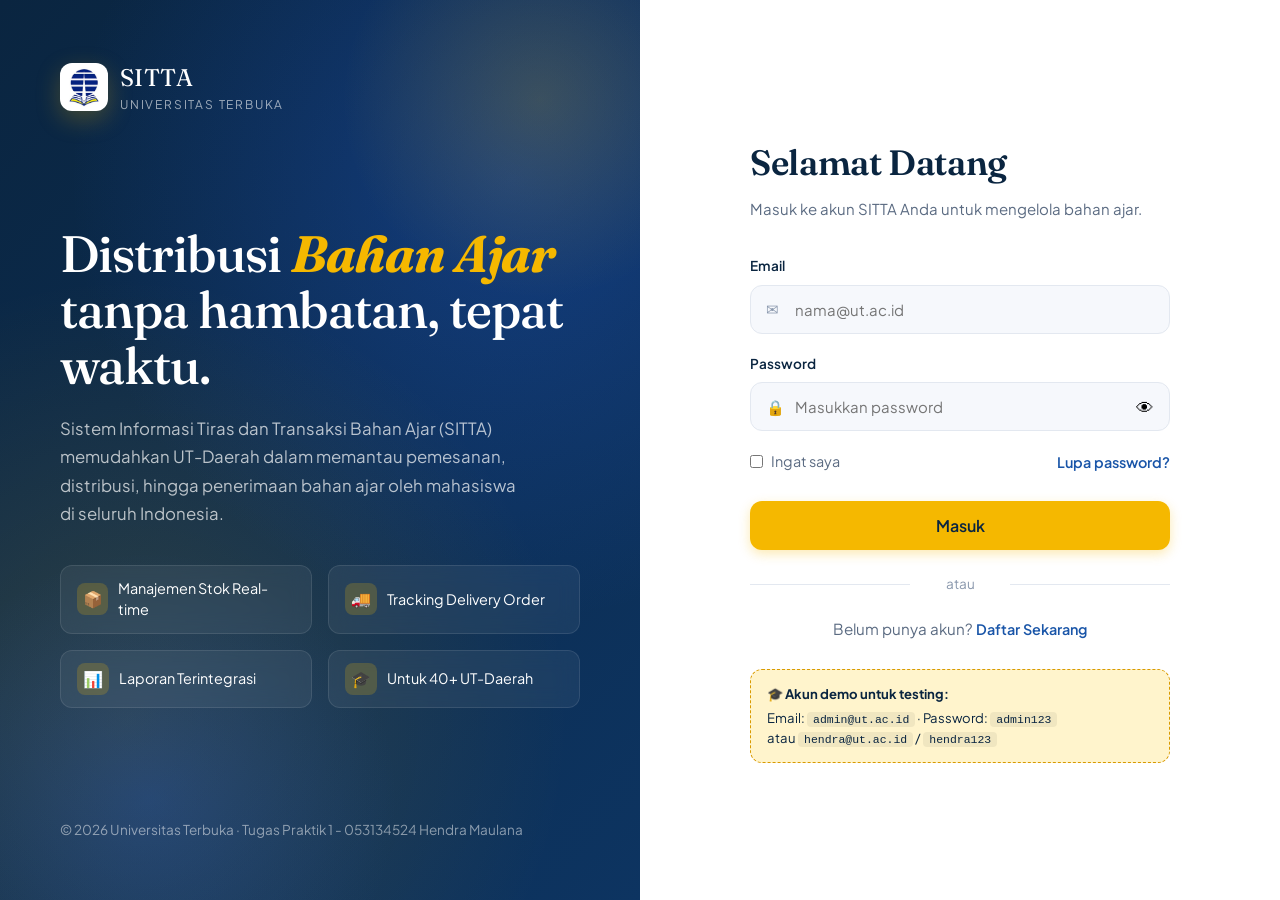
<file: index.html>
<!DOCTYPE html>
<html lang="id">
<head>
  <meta charset="UTF-8" />
  <meta name="viewport" content="width=device-width, initial-scale=1.0" />
  <meta name="description" content="SITTA - Sistem Informasi Tiras dan Transaksi Bahan Ajar Universitas Terbuka" />
  <title>Masuk | SITTA - Universitas Terbuka</title>
  <link rel="stylesheet" href="css/style.css" />
</head>
<body class="login-page">

  <!-- Sisi kiri: branding & ilustrasi konseptual -->
  <aside class="login-left">
    <header class="brand">
      <div class="brand-mark"><img src="assets/logo-ut.png" alt="Logo UT" /></div>
      <div>
        <div class="brand-text">SITTA</div>
        <div class="brand-sub">Universitas Terbuka</div>
      </div>
    </header>

    <section class="hero-content">
      <h1>Distribusi <em>Bahan Ajar</em><br />tanpa hambatan, tepat waktu.</h1>
      <p>
        Sistem Informasi Tiras dan Transaksi Bahan Ajar (SITTA) memudahkan
        UT-Daerah dalam memantau pemesanan, distribusi, hingga penerimaan
        bahan ajar oleh mahasiswa di seluruh Indonesia.
      </p>

      <div class="hero-features">
        <div class="feature-pill">
          <div class="feature-ikon">📦</div>
          <span>Manajemen Stok Real-time</span>
        </div>
        <div class="feature-pill">
          <div class="feature-ikon">🚚</div>
          <span>Tracking Delivery Order</span>
        </div>
        <div class="feature-pill">
          <div class="feature-ikon">📊</div>
          <span>Laporan Terintegrasi</span>
        </div>
        <div class="feature-pill">
          <div class="feature-ikon">🎓</div>
          <span>Untuk 40+ UT-Daerah</span>
        </div>
      </div>
    </section>

    <footer class="login-footer">
      © 2026 Universitas Terbuka · Tugas Praktik 1 - 053134524 Hendra Maulana
    </footer>
  </aside>

  <!-- Sisi kanan: form login -->
  <main class="login-right">
    <div class="login-card">
      <!-- Branding kompak (hanya tampil di mobile) -->
      <div class="login-card-mobile-brand">
        <span class="brand-mark"><img src="assets/logo-ut.png" alt="Logo UT" /></span>
        <div>
          <div class="brand-text">SITTA</div>
          <div class="brand-sub">Universitas Terbuka</div>
        </div>
      </div>

      <h2>Selamat Datang</h2>
      <p class="subtitle">Masuk ke akun SITTA Anda untuk mengelola bahan ajar.</p>

      <form id="formLogin" novalidate>
        <div class="form-group">
          <label for="email">Email</label>
          <div class="input-wrap with-ikon">
            <span class="ikon-input">✉</span>
            <input type="email" id="email" name="email" placeholder="nama@ut.ac.id" autocomplete="email" />
          </div>
        </div>

        <div class="form-group">
          <label for="password">Password</label>
          <div class="input-wrap with-ikon">
            <span class="ikon-input">🔒</span>
            <input type="password" id="password" name="password" placeholder="Masukkan password" autocomplete="current-password" />
            <button type="button" class="toggle-pw" id="togglePassword" aria-label="Lihat password">👁</button>
          </div>
        </div>

        <div class="row-between">
          <label class="checkbox-wrap">
            <input type="checkbox" /> Ingat saya
          </label>
          <button type="button" class="link-text" id="btnLupa">Lupa password?</button>
        </div>

        <button type="submit" class="btn btn-primary btn-block btn-lg">Masuk</button>

        <div class="divider-text">atau</div>

        <p class="daftar-row">
          Belum punya akun?
          <button type="button" class="link-text" id="btnDaftar">Daftar Sekarang</button>
        </p>

        <div class="demo-info">
          <strong>🎓 Akun demo untuk testing:</strong>
          Email: <code>admin@ut.ac.id</code> · Password: <code>admin123</code><br />
          atau <code>hendra@ut.ac.id</code> / <code>hendra123</code>
        </div>
      </form>
    </div>
  </main>

  <!-- Modal Lupa Password -->
  <div class="modal" id="modalLupa" role="dialog" aria-modal="true">
    <div class="modal-content">
      <header class="modal-header">
        <h3>Reset Password</h3>
        <button class="modal-close" id="closeLupa" aria-label="Tutup">×</button>
      </header>
      <div class="modal-body">
        <p>Masukkan email akun Anda. Kami akan kirimkan tautan reset password ke email tersebut.</p>
        <form id="formLupa" novalidate>
          <div class="form-group">
            <label for="emailLupa">Email Terdaftar</label>
            <div class="input-wrap with-ikon">
              <span class="ikon-input">✉</span>
              <input type="email" id="emailLupa" placeholder="nama@ut.ac.id" />
            </div>
          </div>
          <div class="modal-actions">
            <button type="button" class="btn btn-outline" onclick="document.getElementById('modalLupa').classList.remove('active')">Batal</button>
            <button type="submit" class="btn btn-primary">Kirim Link Reset</button>
          </div>
        </form>
      </div>
    </div>
  </div>

  <!-- Modal Daftar -->
  <div class="modal" id="modalDaftar" role="dialog" aria-modal="true">
    <div class="modal-content">
      <header class="modal-header">
        <h3>Daftar Akun Baru</h3>
        <button class="modal-close" id="closeDaftar" aria-label="Tutup">×</button>
      </header>
      <div class="modal-body">
        <p>Lengkapi data berikut untuk membuat akun SITTA UT-Daerah.</p>
        <form id="formDaftar" novalidate>
          <div class="form-group">
            <label for="namaDaftar">Nama Lengkap</label>
            <div class="input-wrap with-ikon">
              <span class="ikon-input">👤</span>
              <input type="text" id="namaDaftar" placeholder="Nama lengkap petugas" />
            </div>
          </div>
          <div class="form-group">
            <label for="emailDaftar">Email</label>
            <div class="input-wrap with-ikon">
              <span class="ikon-input">✉</span>
              <input type="email" id="emailDaftar" placeholder="nama@ut.ac.id" />
            </div>
          </div>
          <div class="form-group">
            <label for="passwordDaftar">Password</label>
            <div class="input-wrap with-ikon">
              <span class="ikon-input">🔒</span>
              <input type="password" id="passwordDaftar" placeholder="Minimal 6 karakter" />
            </div>
          </div>
          <div class="form-group">
            <label for="confirmDaftar">Konfirmasi Password</label>
            <div class="input-wrap with-ikon">
              <span class="ikon-input">🔒</span>
              <input type="password" id="confirmDaftar" placeholder="Ulangi password" />
            </div>
          </div>
          <div class="modal-actions">
            <button type="button" class="btn btn-outline" onclick="document.getElementById('modalDaftar').classList.remove('active')">Batal</button>
            <button type="submit" class="btn btn-primary">Daftar</button>
          </div>
        </form>
      </div>
    </div>
  </div>

  <script src="js/data.js"></script>
  <script src="js/script.js"></script>
</body>
</html>
</file>
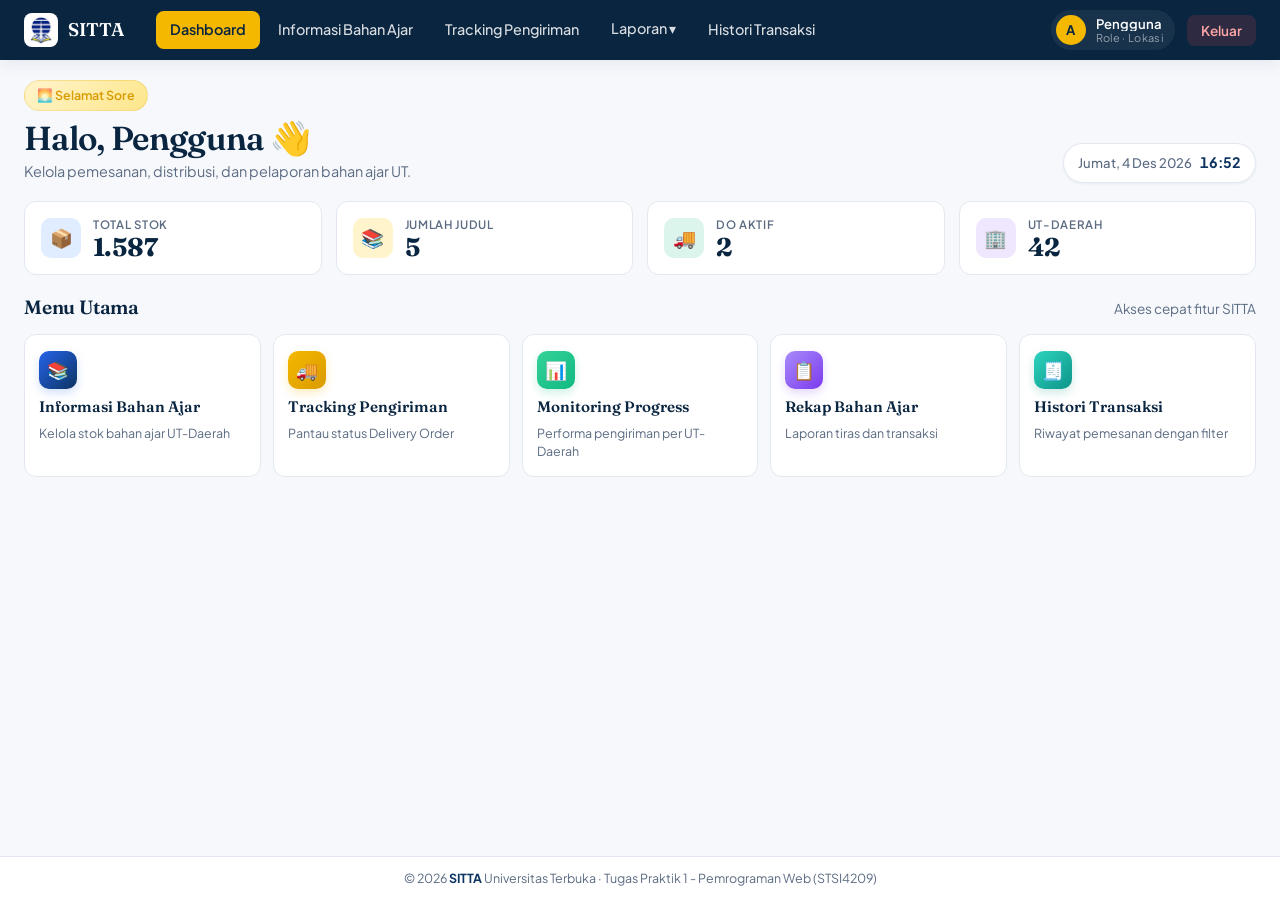
<file: dashboard.html>
<!DOCTYPE html>
<html lang="id">
<head>
  <meta charset="UTF-8" />
  <meta name="viewport" content="width=device-width, initial-scale=1.0, viewport-fit=cover" />
  <meta name="theme-color" content="#0a2540" />
  <title>Dashboard | SITTA - Universitas Terbuka</title>
  <link rel="stylesheet" href="css/style.css" />
</head>
<body class="page-dashboard">
  <div class="app-shell">

    <!-- ===== Navbar (desktop & tablet) ===== -->
    <nav class="navbar">
      <div class="navbar-inner">
        <div class="nav-left">
          <a href="dashboard.html" class="nav-brand">
            <span class="brand-mark"><img src="assets/logo-ut.png" alt="Logo UT" /></span>
            <span>SITTA</span>
          </a>
          <ul class="nav-menu">
            <li><a href="dashboard.html" class="nav-link active">Dashboard</a></li>
            <li><a href="stok.html" class="nav-link">Informasi Bahan Ajar</a></li>
            <li><a href="tracking.html" class="nav-link">Tracking Pengiriman</a></li>
            <li class="dropdown" id="dropdownLaporan">
              <button class="nav-link" id="btnLaporan">Laporan ▾</button>
              <div class="dropdown-menu">
                <a href="#"><span>📈</span> Monitoring Progress DO Bahan Ajar</a>
                <a href="#"><span>📋</span> Rekap Bahan Ajar</a>
              </div>
            </li>
            <li><a href="#" class="nav-link">Histori Transaksi</a></li>
          </ul>
        </div>
        <div class="nav-right">
          <div class="nav-user">
            <div class="nav-avatar" id="navAvatar">A</div>
            <div class="nav-user-meta">
              <span class="nav-user-name" id="userName">Pengguna</span>
              <span class="nav-user-role" id="userRole">Role · Lokasi</span>
            </div>
          </div>
          <button class="btn-logout" id="btnLogout">Keluar</button>
        </div>
      </div>
    </nav>

    <!-- ===== Mobile Top Bar ===== -->
    <header class="mobile-topbar">
      <a href="dashboard.html" class="mobile-brand">
        <span class="brand-mark"><img src="assets/logo-ut.png" alt="Logo UT" /></span>
        <span>SITTA</span>
      </a>
      <button class="mobile-avatar-btn" id="mobileAvatarBtn" aria-label="Profil pengguna">
        <span class="nav-avatar" id="navAvatarMobile">A</span>
      </button>
    </header>

    <!-- ===== Main Content (compact) ===== -->
    <main class="main-content dashboard-compact">

      <!-- Hero compact: greeting + jam -->
      <section class="hero-compact">
        <div class="hero-info">
          <span class="greeting-pill" id="greeting">Selamat Datang</span>
          <h1>Halo, <span id="userNameHero">Pengguna</span> <span class="wave">👋</span></h1>
          <p class="hero-sub">Kelola pemesanan, distribusi, dan pelaporan bahan ajar UT.</p>
        </div>
        <div class="hero-clock" id="jamSekarang">Memuat waktu...</div>
      </section>

      <!-- Stat cards: kompak 4 kolom -->
      <section class="stat-row" aria-label="Ringkasan data">
        <article class="stat-mini">
          <div class="stat-mini-icon blue">📦</div>
          <div class="stat-mini-body">
            <div class="stat-mini-label">Total Stok</div>
            <div class="stat-mini-value" id="totalStok">0</div>
          </div>
        </article>
        <article class="stat-mini">
          <div class="stat-mini-icon gold">📚</div>
          <div class="stat-mini-body">
            <div class="stat-mini-label">Jumlah Judul</div>
            <div class="stat-mini-value" id="totalJudul">0</div>
          </div>
        </article>
        <article class="stat-mini">
          <div class="stat-mini-icon green">🚚</div>
          <div class="stat-mini-body">
            <div class="stat-mini-label">DO Aktif</div>
            <div class="stat-mini-value" id="totalDO">0</div>
          </div>
        </article>
        <article class="stat-mini">
          <div class="stat-mini-icon purple">🏢</div>
          <div class="stat-mini-body">
            <div class="stat-mini-label">UT-Daerah</div>
            <div class="stat-mini-value">42</div>
          </div>
        </article>
      </section>

      <!-- Menu utama: 5 kolom -->
      <section class="menu-section" aria-label="Menu utama">
        <div class="section-head">
          <h2 class="section-title">Menu Utama</h2>
          <span class="section-sub">Akses cepat fitur SITTA</span>
        </div>
        <div class="menu-row">
          <a href="stok.html" class="menu-tile">
            <div class="menu-tile-icon blue">📚</div>
            <div class="menu-tile-title">Informasi Bahan Ajar</div>
            <div class="menu-tile-desc">Kelola stok bahan ajar UT-Daerah</div>
          </a>
          <a href="tracking.html" class="menu-tile">
            <div class="menu-tile-icon gold">🚚</div>
            <div class="menu-tile-title">Tracking Pengiriman</div>
            <div class="menu-tile-desc">Pantau status Delivery Order</div>
          </a>
          <a href="#" class="menu-tile">
            <div class="menu-tile-icon green">📊</div>
            <div class="menu-tile-title">Monitoring Progress</div>
            <div class="menu-tile-desc">Performa pengiriman per UT-Daerah</div>
          </a>
          <a href="#" class="menu-tile">
            <div class="menu-tile-icon purple">📋</div>
            <div class="menu-tile-title">Rekap Bahan Ajar</div>
            <div class="menu-tile-desc">Laporan tiras dan transaksi</div>
          </a>
          <a href="#" class="menu-tile">
            <div class="menu-tile-icon teal">🧾</div>
            <div class="menu-tile-title">Histori Transaksi</div>
            <div class="menu-tile-desc">Riwayat pemesanan dengan filter</div>
          </a>
        </div>
      </section>

    </main>

    <footer class="footer-compact">
      © 2026 <strong>SITTA</strong> Universitas Terbuka · Tugas Praktik 1 - Pemrograman Web (STSI4209)
    </footer>

    <!-- ===== Bottom Navigation (mobile) ===== -->
    <nav class="bottom-nav" aria-label="Navigasi bawah">
      <a href="dashboard.html" class="bottom-nav-item active">
        <span class="bn-ikon">🏠</span>
        <span class="bn-label">Beranda</span>
      </a>
      <a href="stok.html" class="bottom-nav-item">
        <span class="bn-ikon">📚</span>
        <span class="bn-label">Bahan Ajar</span>
      </a>
      <a href="tracking.html" class="bottom-nav-item">
        <span class="bn-ikon">🚚</span>
        <span class="bn-label">Tracking</span>
      </a>
      <a href="#" class="bottom-nav-item">
        <span class="bn-ikon">📊</span>
        <span class="bn-label">Laporan</span>
      </a>
      <button type="button" class="bottom-nav-item" id="bottomNavAccount">
        <span class="bn-ikon">👤</span>
        <span class="bn-label">Akun</span>
      </button>
    </nav>

  </div>

  <!-- Mobile profile sheet -->
  <div class="mobile-sheet" id="mobileSheet" role="dialog" aria-modal="true">
    <div class="mobile-sheet-content">
      <div class="sheet-handle"></div>
      <div class="sheet-user">
        <div class="nav-avatar sheet-avatar" id="sheetAvatar">A</div>
        <div>
          <div class="sheet-name" id="sheetUserName">Pengguna</div>
          <div class="sheet-role" id="sheetUserRole">Role · Lokasi</div>
        </div>
      </div>
      <button type="button" class="btn btn-outline btn-block" id="sheetCloseBtn">Tutup</button>
      <button type="button" class="btn btn-danger btn-block" id="sheetLogoutBtn">Keluar dari SITTA</button>
    </div>
  </div>

  <script src="js/data.js"></script>
  <script src="js/script.js"></script>
</body>
</html>
</file>
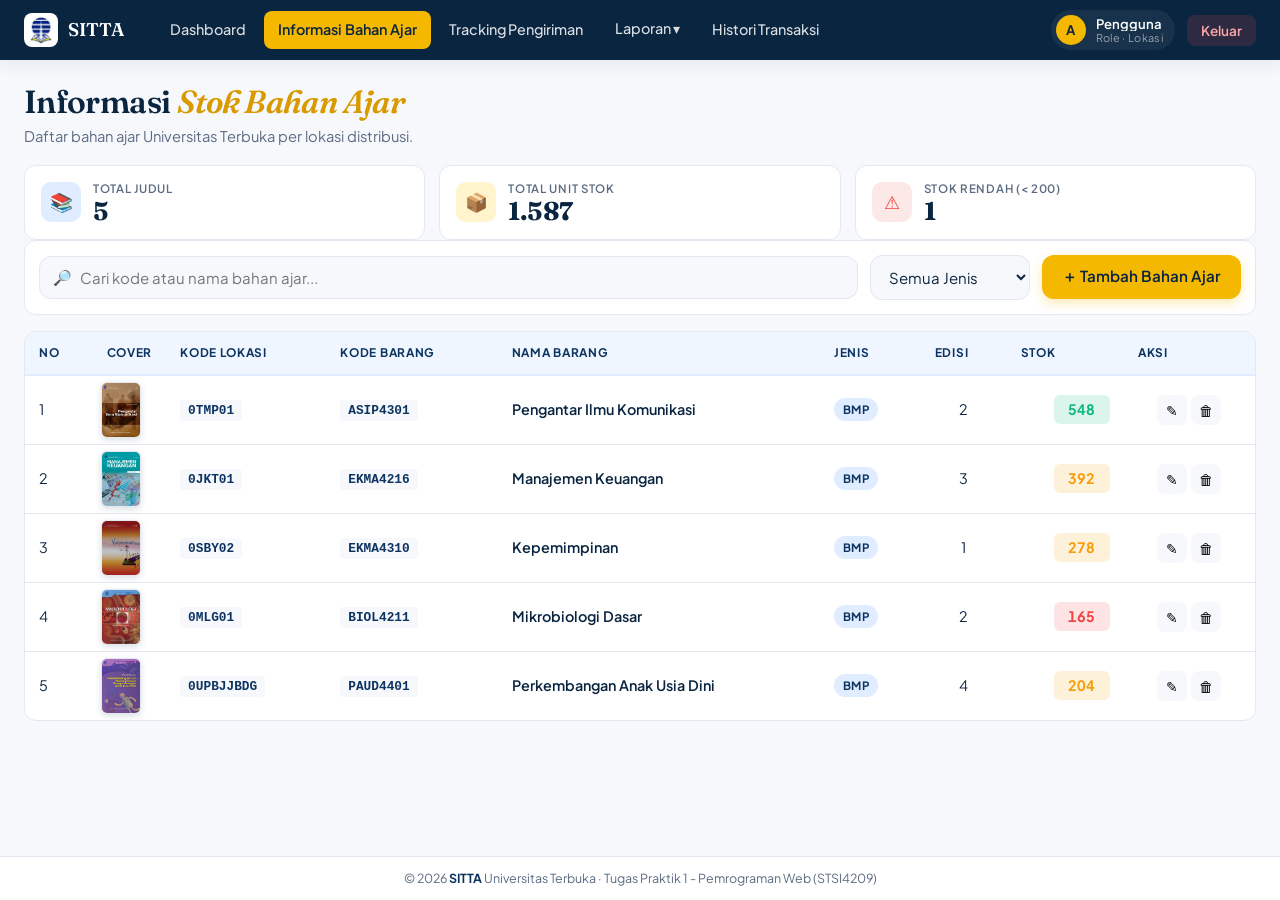
<file: stok.html>
<!DOCTYPE html>
<html lang="id">
<head>
  <meta charset="UTF-8" />
  <meta name="viewport" content="width=device-width, initial-scale=1.0, viewport-fit=cover" />
  <meta name="theme-color" content="#0a2540" />
  <title>Informasi Stok Bahan Ajar | SITTA</title>
  <link rel="stylesheet" href="css/style.css" />
</head>
<body>
  <div class="app-shell">

    <!-- ===== Navbar (desktop) ===== -->
    <nav class="navbar">
      <div class="navbar-inner">
        <div class="nav-left">
          <a href="dashboard.html" class="nav-brand">
            <span class="brand-mark"><img src="assets/logo-ut.png" alt="Logo UT" /></span>
            <span>SITTA</span>
          </a>
          <ul class="nav-menu">
            <li><a href="dashboard.html" class="nav-link">Dashboard</a></li>
            <li><a href="stok.html" class="nav-link active">Informasi Bahan Ajar</a></li>
            <li><a href="tracking.html" class="nav-link">Tracking Pengiriman</a></li>
            <li class="dropdown" id="dropdownLaporan">
              <button class="nav-link" id="btnLaporan">Laporan ▾</button>
              <div class="dropdown-menu">
                <a href="#"><span>📈</span> Monitoring Progress DO Bahan Ajar</a>
                <a href="#"><span>📋</span> Rekap Bahan Ajar</a>
              </div>
            </li>
            <li><a href="#" class="nav-link">Histori Transaksi</a></li>
          </ul>
        </div>
        <div class="nav-right">
          <div class="nav-user">
            <div class="nav-avatar" id="navAvatar">A</div>
            <div class="nav-user-meta">
              <span class="nav-user-name" id="userName">Pengguna</span>
              <span class="nav-user-role" id="userRole">Role · Lokasi</span>
            </div>
          </div>
          <button class="btn-logout" id="btnLogout">Keluar</button>
        </div>
      </div>
    </nav>

    <!-- ===== Mobile Top Bar ===== -->
    <header class="mobile-topbar">
      <a href="dashboard.html" class="mobile-brand">
        <span class="brand-mark"><img src="assets/logo-ut.png" alt="Logo UT" /></span>
        <span>SITTA</span>
      </a>
      <button class="mobile-avatar-btn" id="mobileAvatarBtn" aria-label="Profil pengguna">
        <span class="nav-avatar" id="navAvatarMobile">A</span>
      </button>
    </header>

    <main class="main-content">
      <header class="page-header page-header-slim">
        <h1>Informasi <span class="greeting-em">Stok Bahan Ajar</span></h1>
        <p class="page-sub">Daftar bahan ajar Universitas Terbuka per lokasi distribusi.</p>
      </header>

      <!-- Statistik stok kompak -->
      <section class="stat-row stat-row-3">
        <article class="stat-mini">
          <div class="stat-mini-icon blue">📚</div>
          <div class="stat-mini-body">
            <div class="stat-mini-label">Total Judul</div>
            <div class="stat-mini-value" id="statTotalJudul">0</div>
          </div>
        </article>
        <article class="stat-mini">
          <div class="stat-mini-icon gold">📦</div>
          <div class="stat-mini-body">
            <div class="stat-mini-label">Total Unit Stok</div>
            <div class="stat-mini-value" id="statTotalUnit">0</div>
          </div>
        </article>
        <article class="stat-mini">
          <div class="stat-mini-icon red">⚠</div>
          <div class="stat-mini-body">
            <div class="stat-mini-label">Stok Rendah (&lt; 200)</div>
            <div class="stat-mini-value" id="statStokRendah">0</div>
          </div>
        </article>
      </section>

      <!-- Toolbar -->
      <section class="toolbar">
        <div class="search-wrap">
          <span class="ikon-search">🔎</span>
          <input type="text" id="cariStok" placeholder="Cari kode atau nama bahan ajar..." />
        </div>
        <select id="filterJenis" aria-label="Filter jenis barang">
          <option value="ALL">Semua Jenis</option>
          <option value="BMP">BMP</option>
          <option value="BUKU">Buku</option>
          <option value="MODUL">Modul</option>
        </select>
        <button class="btn btn-primary" id="btnTambahStok">＋ Tambah Bahan Ajar</button>
      </section>

      <!-- Tabel -->
      <section class="tabel-wrap">
        <table class="tabel-stok">
          <thead>
            <tr>
              <th>No</th>
              <th>Cover</th>
              <th>Kode Lokasi</th>
              <th>Kode Barang</th>
              <th>Nama Barang</th>
              <th>Jenis</th>
              <th class="text-center">Edisi</th>
              <th class="text-right">Stok</th>
              <th class="text-center">Aksi</th>
            </tr>
          </thead>
          <tbody id="tbodyStok"></tbody>
        </table>
      </section>
    </main>

    <footer class="footer-compact">
      © 2026 <strong>SITTA</strong> Universitas Terbuka · Tugas Praktik 1 - Pemrograman Web (STSI4209)
    </footer>

    <!-- ===== Bottom Navigation (mobile) ===== -->
    <nav class="bottom-nav" aria-label="Navigasi bawah">
      <a href="dashboard.html" class="bottom-nav-item">
        <span class="bn-ikon">🏠</span>
        <span class="bn-label">Beranda</span>
      </a>
      <a href="stok.html" class="bottom-nav-item active">
        <span class="bn-ikon">📚</span>
        <span class="bn-label">Bahan Ajar</span>
      </a>
      <a href="tracking.html" class="bottom-nav-item">
        <span class="bn-ikon">🚚</span>
        <span class="bn-label">Tracking</span>
      </a>
      <a href="#" class="bottom-nav-item">
        <span class="bn-ikon">📊</span>
        <span class="bn-label">Laporan</span>
      </a>
      <button type="button" class="bottom-nav-item" id="bottomNavAccount">
        <span class="bn-ikon">👤</span>
        <span class="bn-label">Akun</span>
      </button>
    </nav>

  </div>

  <!-- Modal Tambah/Edit Stok -->
  <div class="modal" id="modalStok" role="dialog" aria-modal="true">
    <div class="modal-content modal-stok">
      <header class="modal-header">
        <h3 id="modalJudul">Tambah Bahan Ajar Baru</h3>
        <button class="modal-close" id="closeModalStok" aria-label="Tutup">×</button>
      </header>
      <div class="modal-body">
        <form id="formStok" novalidate>
          <input type="hidden" id="editIdx" />

          <div class="form-row">
            <div class="form-group">
              <label for="inpKodeLokasi">Kode Lokasi</label>
              <div class="input-wrap">
                <input type="text" id="inpKodeLokasi" placeholder="0TMP01" maxlength="15" />
              </div>
            </div>
            <div class="form-group">
              <label for="inpKodeBarang">Kode Barang</label>
              <div class="input-wrap">
                <input type="text" id="inpKodeBarang" placeholder="ASIP4301" maxlength="15" />
              </div>
            </div>
          </div>

          <div class="form-group">
            <label for="inpNamaBarang">Nama Barang</label>
            <div class="input-wrap">
              <input type="text" id="inpNamaBarang" placeholder="Pengantar Ilmu Komunikasi" />
            </div>
          </div>

          <div class="form-row">
            <div class="form-group">
              <label for="inpJenisBarang">Jenis Barang</label>
              <div class="input-wrap">
                <select id="inpJenisBarang">
                  <option value="BMP">BMP</option>
                  <option value="BUKU">Buku</option>
                  <option value="MODUL">Modul</option>
                </select>
              </div>
            </div>
            <div class="form-group">
              <label for="inpEdisi">Edisi</label>
              <div class="input-wrap">
                <input type="number" id="inpEdisi" placeholder="1" min="1" max="20" />
              </div>
            </div>
          </div>

          <div class="form-group">
            <label for="inpStok">Jumlah Stok</label>
            <div class="input-wrap">
              <input type="number" id="inpStok" placeholder="100" min="0" />
            </div>
          </div>

          <div class="form-group">
            <label for="inpCover">Path Cover (opsional)</label>
            <div class="input-wrap">
              <input type="text" id="inpCover" placeholder="img/contoh.jpg" />
            </div>
          </div>

          <div class="modal-actions">
            <button type="button" class="btn btn-outline" onclick="document.getElementById('modalStok').classList.remove('active')">Batal</button>
            <button type="submit" class="btn btn-primary">Simpan</button>
          </div>
        </form>
      </div>
    </div>
  </div>

  <script src="js/data.js"></script>
  <script src="js/script.js"></script>
</body>
</html>
</file>
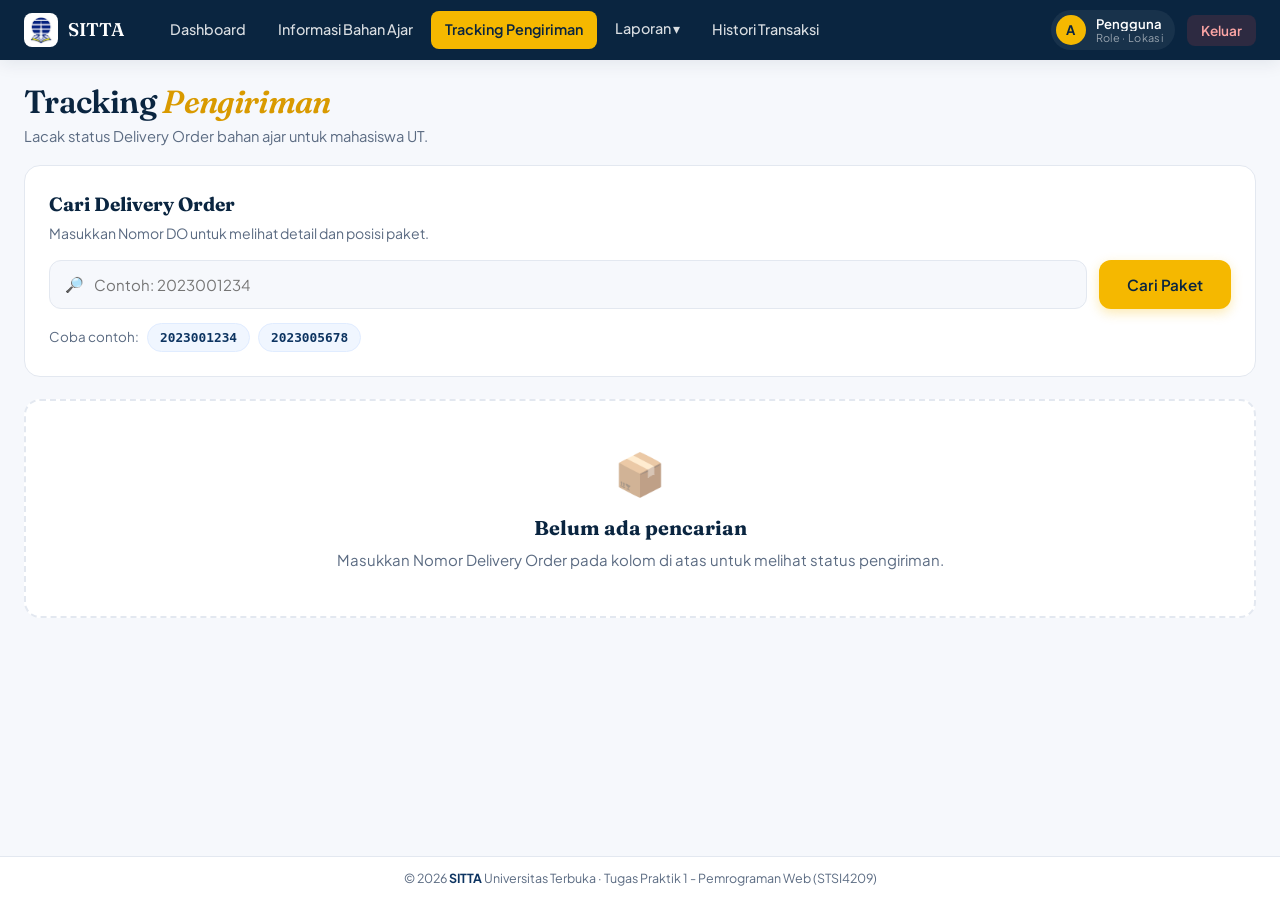
<file: tracking.html>
<!DOCTYPE html>
<html lang="id">
<head>
  <meta charset="UTF-8" />
  <meta name="viewport" content="width=device-width, initial-scale=1.0, viewport-fit=cover" />
  <meta name="theme-color" content="#0a2540" />
  <title>Tracking Pengiriman | SITTA</title>
  <link rel="stylesheet" href="css/style.css" />
</head>
<body>
  <div class="app-shell">

    <!-- ===== Navbar (desktop) ===== -->
    <nav class="navbar">
      <div class="navbar-inner">
        <div class="nav-left">
          <a href="dashboard.html" class="nav-brand">
            <span class="brand-mark"><img src="assets/logo-ut.png" alt="Logo UT" /></span>
            <span>SITTA</span>
          </a>
          <ul class="nav-menu">
            <li><a href="dashboard.html" class="nav-link">Dashboard</a></li>
            <li><a href="stok.html" class="nav-link">Informasi Bahan Ajar</a></li>
            <li><a href="tracking.html" class="nav-link active">Tracking Pengiriman</a></li>
            <li class="dropdown" id="dropdownLaporan">
              <button class="nav-link" id="btnLaporan">Laporan ▾</button>
              <div class="dropdown-menu">
                <a href="#"><span>📈</span> Monitoring Progress DO Bahan Ajar</a>
                <a href="#"><span>📋</span> Rekap Bahan Ajar</a>
              </div>
            </li>
            <li><a href="#" class="nav-link">Histori Transaksi</a></li>
          </ul>
        </div>
        <div class="nav-right">
          <div class="nav-user">
            <div class="nav-avatar" id="navAvatar">A</div>
            <div class="nav-user-meta">
              <span class="nav-user-name" id="userName">Pengguna</span>
              <span class="nav-user-role" id="userRole">Role · Lokasi</span>
            </div>
          </div>
          <button class="btn-logout" id="btnLogout">Keluar</button>
        </div>
      </div>
    </nav>

    <!-- ===== Mobile Top Bar ===== -->
    <header class="mobile-topbar">
      <a href="dashboard.html" class="mobile-brand">
        <span class="brand-mark"><img src="assets/logo-ut.png" alt="Logo UT" /></span>
        <span>SITTA</span>
      </a>
      <button class="mobile-avatar-btn" id="mobileAvatarBtn" aria-label="Profil pengguna">
        <span class="nav-avatar" id="navAvatarMobile">A</span>
      </button>
    </header>

    <main class="main-content">
      <header class="page-header page-header-slim">
        <h1>Tracking <span class="greeting-em">Pengiriman</span></h1>
        <p class="page-sub">Lacak status Delivery Order bahan ajar untuk mahasiswa UT.</p>
      </header>

      <!-- Form pencarian -->
      <section class="tracking-form">
        <h2>Cari Delivery Order</h2>
        <p class="form-hint">Masukkan Nomor DO untuk melihat detail dan posisi paket.</p>

        <form id="formCariDO" novalidate>
          <div class="cari-row">
            <div class="input-wrap with-ikon">
              <span class="ikon-input">🔎</span>
              <input
                type="text"
                id="inputNoDO"
                placeholder="Contoh: 2023001234"
                inputmode="numeric"
                autocomplete="off"
              />
            </div>
            <button type="submit" class="btn btn-primary">Cari Paket</button>
          </div>

          <div class="chips-row">
            <span class="chips-label">Coba contoh:</span>
            <button type="button" class="chip-do" data-no="2023001234">2023001234</button>
            <button type="button" class="chip-do" data-no="2023005678">2023005678</button>
          </div>
        </form>
      </section>

      <!-- Hasil tracking -->
      <section id="hasilTracking">
        <div class="empty-state">
          <div class="empty-ikon">📦</div>
          <h3>Belum ada pencarian</h3>
          <p>Masukkan Nomor Delivery Order pada kolom di atas untuk melihat status pengiriman.</p>
        </div>
      </section>
    </main>

    <footer class="footer-compact">
      © 2026 <strong>SITTA</strong> Universitas Terbuka · Tugas Praktik 1 - Pemrograman Web (STSI4209)
    </footer>

    <!-- ===== Bottom Navigation (mobile) ===== -->
    <nav class="bottom-nav" aria-label="Navigasi bawah">
      <a href="dashboard.html" class="bottom-nav-item">
        <span class="bn-ikon">🏠</span>
        <span class="bn-label">Beranda</span>
      </a>
      <a href="stok.html" class="bottom-nav-item">
        <span class="bn-ikon">📚</span>
        <span class="bn-label">Bahan Ajar</span>
      </a>
      <a href="tracking.html" class="bottom-nav-item active">
        <span class="bn-ikon">🚚</span>
        <span class="bn-label">Tracking</span>
      </a>
      <a href="#" class="bottom-nav-item">
        <span class="bn-ikon">📊</span>
        <span class="bn-label">Laporan</span>
      </a>
      <button type="button" class="bottom-nav-item" id="bottomNavAccount">
        <span class="bn-ikon">👤</span>
        <span class="bn-label">Akun</span>
      </button>
    </nav>

  </div>

  <!-- Mobile profile sheet -->
  <div class="mobile-sheet" id="mobileSheet" role="dialog" aria-modal="true">
    <div class="mobile-sheet-content">
      <div class="sheet-handle"></div>
      <div class="sheet-user">
        <div class="nav-avatar sheet-avatar" id="sheetAvatar">A</div>
        <div>
          <div class="sheet-name" id="sheetUserName">Pengguna</div>
          <div class="sheet-role" id="sheetUserRole">Role · Lokasi</div>
        </div>
      </div>
      <button type="button" class="btn btn-outline btn-block" id="sheetCloseBtn">Tutup</button>
      <button type="button" class="btn btn-danger btn-block" id="sheetLogoutBtn">Keluar dari SITTA</button>
    </div>
  </div>

  <script src="js/data.js"></script>
  <script src="js/script.js"></script>
</body>
</html>
</file>
<file: css/style.css>
/* =========================================================
   style.css - SITTA Universitas Terbuka
   Tema: Modern Academic — Biru UT + Aksen Emas
   Versi: Compact / Clean / Mobile-Optimized
   ========================================================= */

@import url('https://fonts.googleapis.com/css2?family=Plus+Jakarta+Sans:wght@400;500;600;700;800&family=Fraunces:opsz,wght@9..144,500;9..144,700&display=swap');

:root {
  --ut-blue-900: #0a2540;
  --ut-blue-700: #0d3461;
  --ut-blue-600: #1955a8;
  --ut-blue-500: #2563eb;
  --ut-blue-100: #e0ecff;
  --ut-blue-50:  #f0f6ff;

  --ut-gold:     #f5b800;
  --ut-gold-dk:  #d99a00;
  --ut-gold-lt:  #fff4cc;

  --bg:          #f6f8fc;
  --surface:     #ffffff;
  --border:      #e3e8f0;
  --text:        #0a2540;
  --text-muted:  #5b6b82;
  --text-light:  #8a98ad;

  --success:     #10b981;
  --warning:     #f59e0b;
  --danger:      #ef4444;
  --purple:      #7c3aed;
  --teal:        #0d9488;

  --shadow-sm:   0 1px 3px rgba(10, 37, 64, 0.06);
  --shadow-md:   0 4px 16px rgba(10, 37, 64, 0.08);
  --shadow-lg:   0 12px 32px rgba(10, 37, 64, 0.12);

  --radius-sm:   8px;
  --radius-md:   12px;
  --radius-lg:   16px;
  --radius-xl:   24px;

  --font-display: 'Fraunces', Georgia, serif;
  --font-body:    'Plus Jakarta Sans', -apple-system, sans-serif;

  --safe-bottom: env(safe-area-inset-bottom, 0px);
  --safe-top:    env(safe-area-inset-top, 0px);
}

* { box-sizing: border-box; margin: 0; padding: 0; }
html { scroll-behavior: smooth; }
body {
  font-family: var(--font-body);
  color: var(--text);
  background: var(--bg);
  line-height: 1.5;
  font-size: 15px;
  -webkit-font-smoothing: antialiased;
}
button { font-family: inherit; cursor: pointer; border: none; background: none; }
input, select, textarea { font-family: inherit; font-size: inherit; }
a { color: var(--ut-blue-600); text-decoration: none; }
ul { list-style: none; }
code { font-family: 'JetBrains Mono', 'Courier New', monospace; font-size: 0.875em; }

/* =========================================================
   LOGIN
   ========================================================= */
.login-page {
  min-height: 100vh;
  display: grid;
  grid-template-columns: 1fr 1fr;
  background: var(--ut-blue-900);
}
.login-left {
  background:
    radial-gradient(circle at 20% 80%, rgba(245, 184, 0, 0.15), transparent 50%),
    radial-gradient(circle at 80% 20%, rgba(37, 99, 235, 0.3), transparent 50%),
    linear-gradient(135deg, var(--ut-blue-900) 0%, var(--ut-blue-700) 100%);
  color: white;
  padding: 60px;
  display: flex;
  flex-direction: column;
  justify-content: space-between;
  position: relative;
  overflow: hidden;
}
.login-left::before {
  content: ""; position: absolute;
  top: -100px; right: -100px;
  width: 400px; height: 400px;
  background: radial-gradient(circle, rgba(245,184,0,0.18), transparent 70%);
  border-radius: 50%;
}
.login-left::after {
  content: ""; position: absolute;
  bottom: -150px; left: -100px;
  width: 500px; height: 500px;
  background: radial-gradient(circle, rgba(37,99,235,0.25), transparent 70%);
  border-radius: 50%;
}
.brand { display: flex; align-items: center; gap: 12px; position: relative; z-index: 1; }
.brand-mark {
  width: 48px; height: 48px;
  background: white;
  border-radius: 12px;
  display: grid; place-items: center;
  padding: 4px;
  box-shadow: 0 8px 24px rgba(245, 184, 0, 0.25);
}
.brand-mark img, .brand-mark svg { width: 100%; height: 100%; display: block; }
.brand-text { font-family: var(--font-display); font-size: 1.5rem; letter-spacing: 0.02em; }
.brand-sub { font-size: 0.75rem; color: rgba(255,255,255,0.6); letter-spacing: 0.15em; text-transform: uppercase; }

.hero-content { position: relative; z-index: 1; }
.hero-content h1 {
  font-family: var(--font-display);
  font-size: clamp(2.2rem, 4vw, 3.5rem);
  font-weight: 500; line-height: 1.1;
  margin-bottom: 20px; letter-spacing: -0.02em;
}
.hero-content h1 em { font-style: italic; color: var(--ut-gold); font-weight: 700; }
.hero-content p {
  font-size: 1.05rem; color: rgba(255,255,255,0.7);
  max-width: 460px; line-height: 1.7;
}
.hero-features {
  display: grid; grid-template-columns: 1fr 1fr;
  gap: 16px; margin-top: 36px;
  position: relative; z-index: 1;
}
.feature-pill {
  display: flex; align-items: center; gap: 10px;
  padding: 12px 16px;
  background: rgba(255,255,255,0.06);
  border: 1px solid rgba(255,255,255,0.1);
  border-radius: var(--radius-md);
  backdrop-filter: blur(10px);
  font-size: 0.9rem;
}
.feature-pill .feature-ikon {
  width: 32px; height: 32px;
  background: rgba(245,184,0,0.2);
  border-radius: 8px;
  display: grid; place-items: center;
  font-size: 1rem;
}
.login-footer { font-size: 0.85rem; color: rgba(255,255,255,0.5); position: relative; z-index: 1; }

.login-right {
  background: var(--surface);
  display: flex; align-items: center; justify-content: center;
  padding: 60px 40px;
}
.login-card { width: 100%; max-width: 420px; }
.login-card h2 {
  font-family: var(--font-display);
  font-size: 2.2rem; font-weight: 600;
  letter-spacing: -0.01em; margin-bottom: 8px;
}
.login-card .subtitle { color: var(--text-muted); margin-bottom: 36px; }

/* Branding mini di dalam form login — hanya tampil di mobile */
.login-card-mobile-brand { display: none; }

.form-group { margin-bottom: 20px; }
.form-group label {
  display: block; font-size: 0.85rem; font-weight: 600;
  color: var(--text); margin-bottom: 8px;
}
.input-wrap { position: relative; }
.input-wrap input,
.input-wrap select,
.input-wrap textarea,
input[type="text"], input[type="email"], input[type="password"], input[type="number"], select {
  width: 100%;
  padding: 14px 16px;
  background: var(--bg);
  border: 1.5px solid var(--border);
  border-radius: var(--radius-md);
  color: var(--text);
  transition: all 0.2s;
}
.input-wrap input:focus,
input:focus, select:focus, textarea:focus {
  outline: none;
  border-color: var(--ut-blue-500);
  background: white;
  box-shadow: 0 0 0 4px rgba(37, 99, 235, 0.1);
}
.input-wrap .ikon-input {
  position: absolute; left: 16px; top: 50%;
  transform: translateY(-50%);
  color: var(--text-light); pointer-events: none;
}
.input-wrap.with-ikon input { padding-left: 44px; }
.input-wrap .toggle-pw {
  position: absolute; right: 12px; top: 50%;
  transform: translateY(-50%);
  background: none; border: none; cursor: pointer;
  font-size: 1.1rem; padding: 4px;
}

.row-between {
  display: flex; justify-content: space-between; align-items: center;
  margin-bottom: 28px;
}
.checkbox-wrap { display: flex; align-items: center; gap: 8px; font-size: 0.9rem; color: var(--text-muted); }
.link-text { font-size: 0.9rem; color: var(--ut-blue-600); font-weight: 600; }
.link-text:hover { text-decoration: underline; }

/* === Buttons === */
.btn {
  display: inline-flex; align-items: center; justify-content: center;
  gap: 8px;
  padding: 12px 24px;
  border-radius: var(--radius-md);
  font-weight: 600; font-size: 0.95rem;
  transition: all 0.2s;
  border: none; cursor: pointer;
}
.btn-primary {
  background: var(--ut-gold); color: var(--ut-blue-900);
  box-shadow: 0 4px 12px rgba(245, 184, 0, 0.3);
}
.btn-primary:hover {
  background: var(--ut-gold-dk);
  transform: translateY(-1px);
  box-shadow: 0 8px 20px rgba(245, 184, 0, 0.4);
}
.btn-secondary { background: var(--ut-blue-100); color: var(--ut-blue-700); }
.btn-secondary:hover { background: var(--ut-blue-50); }
.btn-outline {
  background: transparent; border: 1.5px solid var(--border); color: var(--text);
}
.btn-outline:hover { border-color: var(--ut-blue-500); color: var(--ut-blue-600); }
.btn-ghost { background: transparent; color: var(--text-muted); }
.btn-ghost:hover { color: var(--ut-blue-600); }
.btn-block { width: 100%; }
.btn-lg { padding: 14px 28px; font-size: 1rem; }
.btn-danger {
  background: var(--danger); color: white;
  box-shadow: 0 4px 12px rgba(239, 68, 68, 0.3);
}
.btn-danger:hover {
  background: #dc2626;
  transform: translateY(-1px);
  box-shadow: 0 8px 20px rgba(239, 68, 68, 0.4);
}

.divider-text {
  text-align: center; margin: 24px 0; position: relative;
  color: var(--text-light); font-size: 0.85rem;
}
.divider-text::before, .divider-text::after {
  content: ""; position: absolute; top: 50%;
  width: 38%; height: 1px; background: var(--border);
}
.divider-text::before { left: 0; }
.divider-text::after { right: 0; }
.daftar-row { text-align: center; color: var(--text-muted); font-size: 0.95rem; }

.demo-info {
  margin-top: 28px; padding: 14px 16px;
  background: var(--ut-gold-lt);
  border: 1px dashed var(--ut-gold-dk);
  border-radius: var(--radius-md);
  font-size: 0.82rem; color: var(--ut-blue-900);
}
.demo-info strong { display: block; margin-bottom: 4px; }
.demo-info code { background: rgba(0,0,0,0.06); padding: 1px 6px; border-radius: 4px; }

/* =========================================================
   MODAL
   ========================================================= */
.modal {
  position: fixed; inset: 0;
  background: rgba(10, 37, 64, 0.55);
  backdrop-filter: blur(4px);
  display: none;
  align-items: center; justify-content: center;
  z-index: 9999; padding: 20px;
}
.modal.active { display: flex; animation: fadeIn 0.2s ease; }
.modal-content {
  background: white;
  border-radius: var(--radius-lg);
  max-width: 480px; width: 100%;
  max-height: 90vh; overflow-y: auto;
  box-shadow: var(--shadow-lg);
  animation: slideUp 0.3s ease;
}
.modal-stok { max-width: 560px; }
.modal-header {
  padding: 24px 28px 0;
  display: flex; justify-content: space-between; align-items: flex-start;
}
.modal-header h3 { font-family: var(--font-display); font-size: 1.5rem; font-weight: 600; }
.modal-close {
  width: 32px; height: 32px;
  border-radius: 8px;
  background: var(--bg);
  display: grid; place-items: center;
  color: var(--text-muted); font-size: 1.2rem;
}
.modal-close:hover { background: var(--danger); color: white; }
.modal-body { padding: 16px 28px 28px; }
.modal-body p { color: var(--text-muted); margin-bottom: 20px; }

@keyframes fadeIn { from { opacity: 0; } to { opacity: 1; } }
@keyframes slideUp {
  from { transform: translateY(20px); opacity: 0; }
  to { transform: translateY(0); opacity: 1; }
}

/* === Dialog kustom === */
.dialog-kustom {
  display: flex;
  opacity: 0; pointer-events: none;
  transition: opacity 0.2s ease;
}
.dialog-kustom.show { opacity: 1; pointer-events: auto; }
.dialog-card {
  max-width: 420px; width: 100%;
  padding: 32px 28px 24px; text-align: center;
  border-radius: var(--radius-lg);
  transform: scale(0.92);
  transition: transform 0.25s cubic-bezier(0.34, 1.56, 0.64, 1);
}
.dialog-kustom.show .dialog-card { transform: scale(1); }

.dialog-ikon {
  width: 72px; height: 72px;
  border-radius: 50%;
  margin: 0 auto 18px;
  display: grid; place-items: center;
  font-size: 2rem; font-weight: 700;
  font-family: var(--font-display);
  position: relative;
  animation: dialogIkonPulse 0.4s ease;
}
@keyframes dialogIkonPulse {
  0% { transform: scale(0); }
  60% { transform: scale(1.15); }
  100% { transform: scale(1); }
}
.dialog-ikon::after {
  content: ""; position: absolute; inset: -8px;
  border-radius: 50%;
  border: 2px solid currentColor;
  opacity: 0.2;
  animation: dialogRing 1.5s ease infinite;
}
@keyframes dialogRing {
  0%, 100% { transform: scale(1); opacity: 0.2; }
  50% { transform: scale(1.1); opacity: 0; }
}
.dialog-error   { background: linear-gradient(135deg, #fee2e2, #fecaca); color: var(--danger); }
.dialog-success { background: linear-gradient(135deg, #d1fae5, #a7f3d0); color: var(--success); }
.dialog-warning { background: linear-gradient(135deg, var(--ut-gold-lt), #fde68a); color: var(--ut-gold-dk); }
.dialog-danger  { background: linear-gradient(135deg, #fee2e2, #fecaca); color: var(--danger); }
.dialog-info    { background: linear-gradient(135deg, var(--ut-blue-50), var(--ut-blue-100)); color: var(--ut-blue-600); }

.dialog-judul {
  font-family: var(--font-display);
  font-size: 1.5rem; font-weight: 600;
  color: var(--text); margin-bottom: 8px;
}
.dialog-pesan { color: var(--text-muted); font-size: 0.95rem; line-height: 1.6; margin-bottom: 24px; }
.dialog-actions { display: flex; gap: 10px; justify-content: center; }
.dialog-actions .btn { min-width: 110px; }

/* === Toast === */
#toast-container {
  position: fixed; top: 24px; right: 24px;
  z-index: 99999;
  display: flex; flex-direction: column; gap: 10px;
}
.toast {
  display: flex; align-items: center; gap: 12px;
  background: white;
  padding: 14px 20px;
  border-radius: var(--radius-md);
  box-shadow: var(--shadow-lg);
  border-left: 4px solid var(--ut-blue-500);
  min-width: 280px; max-width: 380px;
  transform: translateX(120%);
  transition: transform 0.3s cubic-bezier(0.34, 1.56, 0.64, 1);
}
.toast.show { transform: translateX(0); }
.toast-success { border-left-color: var(--success); }
.toast-error { border-left-color: var(--danger); }
.toast-icon {
  width: 28px; height: 28px;
  border-radius: 50%;
  display: grid; place-items: center;
  font-weight: bold; flex-shrink: 0;
}
.toast-success .toast-icon { background: rgba(16, 185, 129, 0.15); color: var(--success); }
.toast-error   .toast-icon { background: rgba(239, 68, 68, 0.15); color: var(--danger); }
.toast-info    .toast-icon { background: var(--ut-blue-100); color: var(--ut-blue-600); }
.toast-msg { font-size: 0.9rem; color: var(--text); }

/* =========================================================
   LAYOUT
   ========================================================= */
.app-shell { min-height: 100vh; display: flex; flex-direction: column; }

.navbar {
  background: var(--ut-blue-900); color: white;
  position: sticky; top: 0; z-index: 100;
  box-shadow: var(--shadow-md);
}
.navbar-inner {
  max-width: 1280px; margin: 0 auto;
  padding: 0 24px;
  display: flex; align-items: center; justify-content: space-between;
  height: 60px;
}
.nav-left { display: flex; align-items: center; gap: 32px; }
.nav-brand {
  display: flex; align-items: center; gap: 10px;
  font-family: var(--font-display);
  font-weight: 600; font-size: 1.15rem; color: white;
}
.nav-brand .brand-mark {
  width: 34px; height: 34px;
  border-radius: 8px; background: white;
  padding: 3px; box-shadow: none;
}
.nav-menu { display: flex; gap: 4px; }
.nav-link {
  display: inline-flex; align-items: center; gap: 6px;
  padding: 8px 14px;
  border-radius: 8px;
  color: rgba(255,255,255,0.85);
  font-size: 0.9rem; font-weight: 500;
  transition: all 0.2s; position: relative; cursor: pointer;
}
.nav-link:hover { background: rgba(255,255,255,0.08); color: white; }
.nav-link.active {
  background: var(--ut-gold);
  color: var(--ut-blue-900);
  font-weight: 600;
}

.dropdown { position: relative; }
.dropdown-menu {
  position: absolute; top: calc(100% + 8px); left: 0;
  background: white; color: var(--text);
  border-radius: var(--radius-md);
  min-width: 240px;
  box-shadow: var(--shadow-lg);
  padding: 6px;
  display: none; z-index: 100;
}
.dropdown.active .dropdown-menu { display: block; animation: slideUp 0.2s ease; }
.dropdown-menu a {
  display: flex; align-items: center; gap: 10px;
  padding: 10px 14px;
  border-radius: 8px; color: var(--text); font-size: 0.9rem;
}
.dropdown-menu a:hover { background: var(--ut-blue-50); color: var(--ut-blue-600); }

.nav-right { display: flex; align-items: center; gap: 12px; }
.nav-user {
  display: flex; align-items: center; gap: 10px;
  padding: 5px 12px 5px 5px;
  background: rgba(255,255,255,0.06);
  border-radius: 999px;
}
.nav-avatar {
  width: 30px; height: 30px;
  background: var(--ut-gold); color: var(--ut-blue-900);
  border-radius: 50%;
  display: grid; place-items: center;
  font-weight: 700; font-size: 0.82rem;
}
.btn-logout {
  background: rgba(239, 68, 68, 0.15);
  color: #fca5a5;
  padding: 7px 14px;
  border-radius: 8px;
  font-size: 0.85rem; font-weight: 600;
}
.btn-logout:hover { background: var(--danger); color: white; }

.nav-user-meta { display: flex; flex-direction: column; line-height: 1.2; }
.nav-user-name {
  font-size: 0.82rem; font-weight: 600;
  max-width: 160px;
  white-space: nowrap; overflow: hidden; text-overflow: ellipsis;
}
.nav-user-role {
  font-size: 0.68rem;
  color: rgba(255,255,255,0.55);
  letter-spacing: 0.03em;
  max-width: 160px;
  white-space: nowrap; overflow: hidden; text-overflow: ellipsis;
}

/* === Mobile topbar === */
.mobile-topbar {
  display: none;
  position: sticky; top: 0; z-index: 100;
  background: var(--ut-blue-900); color: white;
  padding: calc(10px + var(--safe-top)) 16px 10px;
  align-items: center; justify-content: space-between;
  box-shadow: var(--shadow-md);
}
.mobile-brand {
  display: flex; align-items: center; gap: 10px;
  color: white;
  font-family: var(--font-display);
  font-weight: 600; font-size: 1.05rem;
}
.mobile-brand .brand-mark {
  width: 30px; height: 30px;
  border-radius: 8px;
  padding: 3px; box-shadow: none;
}
.mobile-avatar-btn {
  width: 36px; height: 36px;
  border-radius: 50%;
  padding: 0; background: transparent;
  display: grid; place-items: center;
}
.mobile-avatar-btn .nav-avatar {
  width: 36px; height: 36px;
  font-size: 0.9rem;
  border: 2px solid rgba(255,255,255,0.2);
}

/* === Main content === */
.main-content {
  max-width: 1280px;
  margin: 0 auto;
  padding: 24px 24px 32px;
  width: 100%;
  flex: 1;
}

/* =========================================================
   DASHBOARD COMPACT — single page, no scroll on desktop
   ========================================================= */
.dashboard-compact {
  padding: 20px 24px 16px;
  display: flex;
  flex-direction: column;
  gap: 18px;
}

/* Hero compact */
.hero-compact {
  display: flex;
  align-items: flex-end;
  justify-content: space-between;
  gap: 20px;
  flex-wrap: wrap;
}
.hero-info { flex: 1; min-width: 0; }
.greeting-pill {
  display: inline-flex; align-items: center; gap: 6px;
  padding: 5px 12px;
  background: linear-gradient(135deg, var(--ut-gold-lt), #fde68a);
  color: var(--ut-gold-dk);
  border-radius: 999px;
  font-size: 0.78rem; font-weight: 600;
  border: 1px solid rgba(217, 154, 0, 0.2);
  margin-bottom: 8px;
}
.hero-info h1 {
  font-family: var(--font-display);
  font-size: clamp(1.6rem, 2.6vw, 2.1rem);
  font-weight: 600;
  letter-spacing: -0.02em;
  line-height: 1.15;
  margin-bottom: 4px;
  color: var(--ut-blue-900);
}
.hero-info h1 .wave {
  display: inline-block;
  animation: wave 2.5s ease-in-out infinite;
  transform-origin: 70% 70%;
}
@keyframes wave {
  0%, 60%, 100% { transform: rotate(0deg); }
  10%, 30% { transform: rotate(14deg); }
  20% { transform: rotate(-8deg); }
  40% { transform: rotate(10deg); }
  50% { transform: rotate(-4deg); }
}
.hero-sub { color: var(--text-muted); font-size: 0.9rem; }

.hero-clock {
  display: inline-flex; align-items: center; gap: 8px;
  padding: 8px 14px;
  background: white;
  border: 1px solid var(--border);
  border-radius: 999px;
  font-size: 0.82rem;
  color: var(--text-muted);
  white-space: nowrap;
  box-shadow: var(--shadow-sm);
}
.jam-tgl { font-weight: 500; }
.jam-jam {
  font-weight: 700;
  color: var(--ut-blue-700);
  font-variant-numeric: tabular-nums;
  font-size: 0.9rem;
}

/* === Stat row: 4 kompak horizontal === */
.stat-row {
  display: grid;
  grid-template-columns: repeat(4, 1fr);
  gap: 14px;
}
.stat-row-3 { grid-template-columns: repeat(3, 1fr); }

.stat-mini {
  background: white;
  border: 1px solid var(--border);
  border-radius: var(--radius-md);
  padding: 14px 16px;
  display: flex;
  align-items: center;
  gap: 12px;
  transition: all 0.2s ease;
  position: relative;
  overflow: hidden;
}
.stat-mini:hover {
  transform: translateY(-2px);
  box-shadow: var(--shadow-md);
  border-color: transparent;
}
.stat-mini-icon {
  width: 40px; height: 40px;
  border-radius: 10px;
  display: grid; place-items: center;
  font-size: 1.15rem;
  flex-shrink: 0;
}
.stat-mini-icon.blue   { background: var(--ut-blue-100); color: var(--ut-blue-600); }
.stat-mini-icon.gold   { background: var(--ut-gold-lt); color: var(--ut-gold-dk); }
.stat-mini-icon.green  { background: rgba(16, 185, 129, 0.15); color: var(--success); }
.stat-mini-icon.purple { background: rgba(124, 58, 237, 0.12); color: var(--purple); }
.stat-mini-icon.red    { background: rgba(239, 68, 68, 0.12); color: var(--danger); }
.stat-mini-icon.teal   { background: rgba(13, 148, 136, 0.12); color: var(--teal); }

.stat-mini-body { flex: 1; min-width: 0; }
.stat-mini-label {
  font-size: 0.72rem;
  text-transform: uppercase;
  letter-spacing: 0.06em;
  color: var(--text-muted);
  font-weight: 600;
  margin-bottom: 2px;
}
.stat-mini-value {
  font-family: var(--font-display);
  font-size: 1.6rem;
  font-weight: 700;
  color: var(--ut-blue-900);
  letter-spacing: -0.02em;
  line-height: 1;
}

/* === Section head === */
.menu-section { display: flex; flex-direction: column; gap: 12px; }
.section-head {
  display: flex;
  align-items: baseline;
  justify-content: space-between;
  gap: 12px; flex-wrap: wrap;
}
.section-title {
  font-family: var(--font-display);
  font-size: 1.2rem;
  font-weight: 600;
  letter-spacing: -0.01em;
  color: var(--ut-blue-900);
}
.section-sub { color: var(--text-muted); font-size: 0.85rem; }

/* === Menu tiles: 5 kolom kompak === */
.menu-row {
  display: grid;
  grid-template-columns: repeat(5, 1fr);
  gap: 12px;
}
.menu-tile {
  background: white;
  border: 1px solid var(--border);
  border-radius: var(--radius-md);
  padding: 16px 14px;
  display: flex;
  flex-direction: column;
  gap: 8px;
  text-align: left;
  transition: all 0.25s ease;
  position: relative;
  overflow: hidden;
  color: var(--text);
}
.menu-tile::before {
  content: "";
  position: absolute;
  top: 0; left: 0;
  width: 100%; height: 3px;
  background: linear-gradient(90deg, var(--ut-blue-500), var(--ut-blue-700));
  transform: scaleX(0);
  transform-origin: left;
  transition: transform 0.3s ease;
}
.menu-tile:hover {
  transform: translateY(-3px);
  border-color: transparent;
  box-shadow: var(--shadow-lg);
}
.menu-tile:hover::before { transform: scaleX(1); }

.menu-tile-icon {
  width: 38px; height: 38px;
  border-radius: 10px;
  display: grid; place-items: center;
  font-size: 1.1rem;
  background: linear-gradient(135deg, var(--ut-blue-500), var(--ut-blue-700));
  color: white;
  box-shadow: 0 4px 10px rgba(37, 99, 235, 0.2);
  transition: transform 0.25s ease;
}
.menu-tile:hover .menu-tile-icon { transform: scale(1.05) rotate(-3deg); }
.menu-tile-icon.blue   { background: linear-gradient(135deg, var(--ut-blue-500), var(--ut-blue-700)); }
.menu-tile-icon.gold   { background: linear-gradient(135deg, var(--ut-gold), var(--ut-gold-dk)); color: var(--ut-blue-900); box-shadow: 0 4px 10px rgba(245, 184, 0, 0.25); }
.menu-tile-icon.green  { background: linear-gradient(135deg, #34d399, var(--success)); box-shadow: 0 4px 10px rgba(16, 185, 129, 0.2); }
.menu-tile-icon.purple { background: linear-gradient(135deg, #a78bfa, var(--purple)); box-shadow: 0 4px 10px rgba(124, 58, 237, 0.2); }
.menu-tile-icon.teal   { background: linear-gradient(135deg, #2dd4bf, var(--teal)); box-shadow: 0 4px 10px rgba(13, 148, 136, 0.2); }

.menu-tile-title {
  font-family: var(--font-display);
  font-size: 0.95rem;
  font-weight: 600;
  color: var(--ut-blue-900);
  line-height: 1.25;
}
.menu-tile-desc {
  color: var(--text-muted);
  font-size: 0.78rem;
  line-height: 1.45;
}

/* === Footer compact === */
.footer-compact {
  padding: 12px 24px;
  text-align: center;
  font-size: 0.78rem;
  color: var(--text-muted);
  border-top: 1px solid var(--border);
  background: white;
}
.footer-compact strong { color: var(--ut-blue-700); }

/* Lock dashboard ke 100vh supaya no-scroll di desktop */
body.page-dashboard { overflow: hidden; }
body.page-dashboard .app-shell {
  height: 100vh;
  display: flex;
  flex-direction: column;
}
body.page-dashboard .main-content {
  flex: 1;
  overflow: auto;
}

/* =========================================================
   PAGE HEADER (slim untuk halaman lain)
   ========================================================= */
.page-header { margin-bottom: 20px; }
.page-header h1 {
  font-family: var(--font-display);
  font-size: clamp(1.5rem, 2.8vw, 2rem);
  font-weight: 600;
  letter-spacing: -0.02em;
  line-height: 1.15;
  margin-bottom: 4px;
  color: var(--ut-blue-900);
}
.page-header h1 .greeting-em {
  color: var(--ut-gold-dk);
  font-style: italic;
}
.page-header .page-sub { color: var(--text-muted); font-size: 0.92rem; }
.page-header-slim { margin-bottom: 18px; }

/* =========================================================
   BOTTOM NAVIGATION
   ========================================================= */
.bottom-nav {
  display: none;
  position: fixed;
  bottom: 0; left: 0; right: 0;
  background: white;
  border-top: 1px solid var(--border);
  padding: 6px 4px calc(6px + var(--safe-bottom));
  z-index: 90;
  box-shadow: 0 -4px 16px rgba(10, 37, 64, 0.08);
}
.bottom-nav-item {
  flex: 1;
  display: flex;
  flex-direction: column;
  align-items: center;
  justify-content: center;
  gap: 2px;
  padding: 6px 4px;
  color: var(--text-muted);
  font-size: 0.68rem;
  font-weight: 600;
  background: transparent;
  border: none;
  cursor: pointer;
  text-decoration: none;
  border-radius: 10px;
  transition: all 0.2s ease;
  position: relative;
}
.bottom-nav-item .bn-ikon {
  font-size: 1.25rem;
  line-height: 1;
  transition: transform 0.2s ease;
}
.bottom-nav-item .bn-label { letter-spacing: 0.01em; white-space: nowrap; }
.bottom-nav-item:active { background: var(--ut-blue-50); }
.bottom-nav-item.active { color: var(--ut-blue-700); }
.bottom-nav-item.active .bn-ikon { transform: translateY(-2px) scale(1.1); }
.bottom-nav-item.active::before {
  content: "";
  position: absolute;
  top: -6px;
  left: 50%;
  transform: translateX(-50%);
  width: 24px; height: 3px;
  background: var(--ut-gold);
  border-radius: 0 0 4px 4px;
}

/* =========================================================
   MOBILE PROFILE SHEET
   ========================================================= */
.mobile-sheet {
  position: fixed; inset: 0;
  background: rgba(10, 37, 64, 0.55);
  backdrop-filter: blur(4px);
  display: none;
  align-items: flex-end;
  justify-content: center;
  z-index: 9998;
  animation: fadeIn 0.2s ease;
}
.mobile-sheet.active { display: flex; }
.mobile-sheet-content {
  background: white;
  width: 100%;
  max-width: 480px;
  border-radius: var(--radius-xl) var(--radius-xl) 0 0;
  padding: 12px 24px calc(28px + var(--safe-bottom));
  animation: sheetUp 0.3s cubic-bezier(0.34, 1.4, 0.64, 1);
}
@keyframes sheetUp {
  from { transform: translateY(100%); }
  to { transform: translateY(0); }
}
.sheet-handle {
  width: 40px; height: 4px;
  border-radius: 2px;
  background: var(--border);
  margin: 0 auto 20px;
}
.sheet-user {
  display: flex; align-items: center; gap: 14px;
  padding: 16px;
  background: var(--bg);
  border-radius: var(--radius-md);
  margin-bottom: 16px;
}
.sheet-avatar {
  width: 48px !important;
  height: 48px !important;
  font-size: 1.1rem !important;
}
.sheet-name { font-weight: 700; font-size: 1.05rem; color: var(--ut-blue-900); }
.sheet-role { font-size: 0.82rem; color: var(--text-muted); margin-top: 2px; }
.mobile-sheet .btn-block { margin-top: 8px; }

/* =========================================================
   HALAMAN TRACKING
   ========================================================= */
.tracking-form {
  background: white;
  border-radius: var(--radius-lg);
  padding: 24px;
  border: 1px solid var(--border);
  margin-bottom: 22px;
}
.tracking-form h2 { font-family: var(--font-display); font-size: 1.2rem; margin-bottom: 4px; }
.tracking-form .form-hint { color: var(--text-muted); font-size: 0.88rem; margin-bottom: 16px; }
.cari-row { display: flex; gap: 12px; align-items: stretch; }
.cari-row .input-wrap { flex: 1; }
.cari-row .btn { white-space: nowrap; padding-left: 28px; padding-right: 28px; }

.chips-row {
  display: flex; gap: 8px; flex-wrap: wrap;
  margin-top: 14px; align-items: center;
}
.chips-label { font-size: 0.84rem; color: var(--text-muted); }
.chip-do {
  padding: 6px 12px;
  background: var(--ut-blue-50); color: var(--ut-blue-700);
  border-radius: 999px;
  font-size: 0.8rem; font-weight: 600;
  cursor: pointer;
  border: 1px solid var(--ut-blue-100);
  transition: all 0.2s;
  font-family: 'JetBrains Mono', monospace;
}
.chip-do:hover { background: var(--ut-blue-500); color: white; }

.card-tracking {
  background: white;
  border-radius: var(--radius-lg);
  border: 1px solid var(--border);
  overflow: hidden;
}
.tracking-header {
  padding: 22px 26px;
  background: linear-gradient(135deg, var(--ut-blue-700), var(--ut-blue-900));
  color: white;
  display: flex;
  justify-content: space-between;
  align-items: flex-start;
  gap: 16px;
}
.tracking-header h3 { font-family: var(--font-display); font-size: 1.3rem; margin-bottom: 4px; }
.tracking-header .muted { color: rgba(255,255,255,0.7); font-size: 0.82rem; }

.badge {
  padding: 5px 12px;
  border-radius: 999px;
  font-size: 0.72rem; font-weight: 700;
  text-transform: uppercase; letter-spacing: 0.05em;
  white-space: nowrap;
}
.badge-success  { background: var(--success); color: white; }
.badge-progress { background: var(--ut-gold); color: var(--ut-blue-900); }
.badge-pending  { background: var(--warning); color: white; }

.progress-wrap { padding: 16px 26px; border-top: 1px solid var(--border); }
.progress-label { display: flex; justify-content: space-between; margin-bottom: 8px; font-size: 0.85rem; color: var(--text-muted); }
.progress-bar { height: 9px; background: var(--border); border-radius: 999px; overflow: hidden; }
.progress-fill {
  height: 100%;
  background: linear-gradient(90deg, var(--ut-gold-dk), var(--ut-gold));
  border-radius: 999px;
  animation: progressLoad 1s ease;
  box-shadow: 0 0 12px rgba(245, 184, 0, 0.5);
}
@keyframes progressLoad { from { width: 0; } }

.detail-grid {
  padding: 22px 26px;
  display: grid;
  grid-template-columns: repeat(auto-fit, minmax(170px, 1fr));
  gap: 18px;
  border-top: 1px solid var(--border);
  border-bottom: 1px solid var(--border);
}
.detail-item { display: flex; flex-direction: column; gap: 4px; }
.detail-label {
  font-size: 0.74rem;
  text-transform: uppercase; letter-spacing: 0.08em;
  color: var(--text-muted); font-weight: 600;
}
.detail-value { font-size: 0.95rem; font-weight: 600; color: var(--text); }
.detail-value.harga {
  color: var(--ut-blue-700);
  font-family: var(--font-display);
  font-size: 1.1rem;
}

.timeline { padding: 0 26px 26px; position: relative; }
.timeline li { display: flex; gap: 16px; padding-bottom: 16px; position: relative; }
.timeline li:not(:last-child)::before {
  content: ""; position: absolute; left: 7px; top: 18px; bottom: 0;
  width: 2px; background: var(--border);
}
.timeline-dot {
  width: 16px; height: 16px;
  border-radius: 50%;
  background: var(--border);
  border: 3px solid white;
  box-shadow: 0 0 0 1px var(--border);
  flex-shrink: 0; margin-top: 4px;
  position: relative; z-index: 1;
}
.timeline li.aktif .timeline-dot {
  background: var(--ut-gold);
  box-shadow: 0 0 0 1px var(--ut-gold-dk), 0 0 0 5px rgba(245, 184, 0, 0.2);
}
.timeline-content { flex: 1; }
.timeline-ket { font-weight: 600; font-size: 0.9rem; margin-bottom: 2px; }
.timeline-tgl {
  font-size: 0.8rem;
  color: var(--text-muted);
  font-family: 'JetBrains Mono', monospace;
}

.empty-state {
  background: white;
  border-radius: var(--radius-lg);
  padding: 40px 24px;
  text-align: center;
  border: 2px dashed var(--border);
}
.empty-ikon { font-size: 2.6rem; margin-bottom: 10px; opacity: 0.6; }
.empty-state h3 { font-family: var(--font-display); font-size: 1.25rem; margin-bottom: 6px; }
.empty-state p { color: var(--text-muted); margin-bottom: 4px; }
.empty-state .muted { font-size: 0.85rem; color: var(--text-light); }

/* Tracking section title (override) */
#hasilTracking .section-title {
  padding: 22px 26px 14px;
  font-size: 0.92rem;
  text-transform: uppercase;
  letter-spacing: 0.1em;
  color: var(--text-muted);
  font-weight: 700;
  font-family: var(--font-body);
}

/* =========================================================
   HALAMAN STOK
   ========================================================= */
.toolbar {
  display: flex;
  flex-wrap: wrap;
  gap: 12px;
  align-items: center;
  margin-bottom: 16px;
  background: white;
  padding: 14px;
  border-radius: var(--radius-md);
  border: 1px solid var(--border);
}
.toolbar .search-wrap {
  flex: 1 1 280px;
  min-width: 0;
  position: relative;
}
.toolbar .search-wrap input {
  padding-left: 40px;
  padding-top: 11px;
  padding-bottom: 11px;
}
.toolbar .search-wrap .ikon-search {
  position: absolute; left: 14px; top: 50%;
  transform: translateY(-50%); color: var(--text-light);
}
.toolbar select {
  padding: 11px 14px;
  width: auto;
  min-width: 160px;
  flex: 0 0 auto;
}
.toolbar .btn-primary {
  padding: 11px 20px;
  white-space: nowrap;
  flex: 0 0 auto;
}

.tabel-wrap {
  background: white;
  border-radius: var(--radius-md);
  border: 1px solid var(--border);
  overflow: hidden;
}
.tabel-stok { width: 100%; border-collapse: collapse; font-size: 0.9rem; }
.tabel-stok thead { background: var(--ut-blue-50); }
.tabel-stok th {
  padding: 12px 14px;
  text-align: left;
  font-size: 0.74rem;
  text-transform: uppercase;
  letter-spacing: 0.06em;
  color: var(--ut-blue-700);
  font-weight: 700;
  border-bottom: 2px solid var(--ut-blue-100);
}
.tabel-stok td { padding: 12px 14px; border-bottom: 1px solid var(--border); vertical-align: middle; }
.tabel-stok tbody tr { transition: background 0.15s; }
.tabel-stok tbody tr:hover { background: var(--ut-blue-50); }
.tabel-stok tbody tr:last-child td { border-bottom: none; }
.tabel-stok code {
  background: var(--bg); padding: 3px 8px; border-radius: 4px;
  color: var(--ut-blue-700); font-weight: 600; font-size: 0.8rem;
}
.tabel-stok .nama-barang { font-weight: 600; }
.text-center { text-align: center; }
.text-right { text-align: right; }

.tag-jenis {
  display: inline-block;
  padding: 3px 9px;
  background: var(--ut-blue-100); color: var(--ut-blue-700);
  border-radius: 999px;
  font-size: 0.72rem; font-weight: 700; letter-spacing: 0.04em;
}
.badge-stok {
  display: inline-block;
  padding: 4px 11px;
  border-radius: 6px;
  font-weight: 700;
  font-variant-numeric: tabular-nums;
  min-width: 56px; text-align: center;
}
.stok-tinggi { background: rgba(16, 185, 129, 0.15); color: var(--success); }
.stok-sedang { background: rgba(245, 158, 11, 0.15); color: var(--warning); }
.stok-rendah { background: rgba(239, 68, 68, 0.15); color: var(--danger); }

.cover-cell { width: 56px; padding: 6px 8px !important; }
.cover-mini {
  width: 40px; height: 56px;
  object-fit: cover;
  border-radius: 6px;
  display: block;
  box-shadow: 0 2px 6px rgba(10, 37, 64, 0.15);
  border: 1px solid var(--border);
  background: var(--bg);
}
.cover-fallback {
  width: 40px; height: 56px;
  border-radius: 6px;
  background: var(--ut-blue-50); color: var(--ut-blue-600);
  display: grid; place-items: center;
  font-size: 1.3rem;
  border: 1px solid var(--border);
}

.btn-icon {
  width: 30px; height: 30px;
  border-radius: 8px;
  background: var(--bg);
  display: inline-grid; place-items: center;
  margin: 0 1px;
  transition: all 0.15s; font-size: 0.9rem;
}
.btn-edit:hover { background: var(--ut-blue-500); color: white; }
.btn-hapus:hover { background: var(--danger); color: white; }

.empty-row { text-align: center; padding: 36px !important; color: var(--text-light); }

.form-row { display: grid; grid-template-columns: 1fr 1fr; gap: 12px; margin-bottom: 16px; }
.modal-actions {
  display: flex; gap: 10px; justify-content: flex-end; margin-top: 8px;
}

/* =========================================================
   FOOTER (untuk halaman non-dashboard, varian sederhana)
   ========================================================= */
.footer {
  background: var(--ut-blue-900);
  color: rgba(255,255,255,0.6);
  padding: 20px;
  text-align: center;
  font-size: 0.82rem;
  margin-top: auto;
}
.footer strong { color: var(--ut-gold); }

/* =========================================================
   RESPONSIVE — TABLET
   ========================================================= */
@media (max-width: 1100px) {
  .menu-row { grid-template-columns: repeat(3, 1fr); }
  body.page-dashboard { overflow: auto; }
  body.page-dashboard .app-shell { height: auto; }
  body.page-dashboard .main-content { overflow: visible; }
}

/* =========================================================
   RESPONSIVE — MOBILE
   ========================================================= */
@media (max-width: 900px) {
  /* Login: sembunyikan panel kiri, form full screen, no scroll */
  .login-page {
    grid-template-columns: 1fr;
    min-height: 100vh;
    background: var(--surface);
  }
  .login-left { display: none; }
  .login-right {
    padding: 24px 22px calc(24px + var(--safe-bottom));
    min-height: 100vh;
    align-items: center;
  }
  .login-card { max-width: 100%; }
  /* Branding kompak di atas form */
  .login-card-mobile-brand {
    display: flex;
    align-items: center;
    gap: 10px;
    margin-bottom: 20px;
    padding-bottom: 16px;
    border-bottom: 1px solid var(--border);
  }
  .login-card-mobile-brand .brand-mark {
    width: 40px; height: 40px;
    border-radius: 10px;
    box-shadow: 0 4px 12px rgba(245, 184, 0, 0.2);
  }
  .login-card-mobile-brand .brand-text {
    font-family: var(--font-display);
    font-size: 1.2rem;
    font-weight: 700;
    color: var(--ut-blue-900);
    letter-spacing: 0.02em;
  }
  .login-card-mobile-brand .brand-sub {
    font-size: 0.65rem;
    color: var(--text-muted);
    letter-spacing: 0.12em;
    text-transform: uppercase;
  }
  /* Kompak: kurangi margin agar tidak perlu scroll */
  .login-card h2 { font-size: 1.6rem; margin-bottom: 4px; }
  .login-card .subtitle { margin-bottom: 22px; font-size: 0.9rem; }
  .form-group { margin-bottom: 14px; }
  .input-wrap input,
  input[type="text"], input[type="email"], input[type="password"], input[type="number"], select {
    padding: 12px 14px;
  }
  .input-wrap.with-ikon input { padding-left: 40px; }
  .row-between { margin-bottom: 18px; }
  .btn-lg { padding: 12px 24px; }
  .divider-text { margin: 16px 0; }
  .demo-info { margin-top: 18px; padding: 12px 14px; font-size: 0.78rem; }

  /* Sembunyikan navbar desktop, tampilkan mobile */
  .navbar { display: none; }
  .mobile-topbar { display: flex; }
  .bottom-nav { display: flex; }
  .footer, .footer-compact { display: none; }

  .main-content {
    padding: 18px 16px;
    padding-bottom: calc(78px + var(--safe-bottom));
  }
  .dashboard-compact {
    padding: 16px 16px calc(78px + var(--safe-bottom));
    gap: 16px;
  }

  /* Hero compact mobile */
  .hero-compact {
    align-items: flex-start;
    flex-direction: column;
    gap: 12px;
  }
  .hero-clock { align-self: stretch; justify-content: center; }
  .hero-info h1 { font-size: 1.5rem; }
  .hero-sub { font-size: 0.86rem; }

  /* Stat: 2x2 grid */
  .stat-row, .stat-row-3 {
    grid-template-columns: repeat(2, 1fr);
    gap: 10px;
  }
  .stat-mini { padding: 12px; gap: 10px; }
  .stat-mini-icon { width: 36px; height: 36px; font-size: 1rem; }
  .stat-mini-label { font-size: 0.66rem; }
  .stat-mini-value { font-size: 1.35rem; }

  /* Menu: 2 kolom */
  .menu-row { grid-template-columns: repeat(2, 1fr); gap: 10px; }
  .menu-tile { padding: 14px 12px; }
  .menu-tile-icon { width: 36px; height: 36px; font-size: 1rem; }
  .menu-tile-title { font-size: 0.88rem; }
  .menu-tile-desc { font-size: 0.74rem; }

  /* Page header */
  .page-header h1 { font-size: 1.4rem; }
  .page-header .page-sub { font-size: 0.85rem; }

  /* Tracking */
  .tracking-form { padding: 18px; }
  .cari-row { flex-direction: column; }
  .tracking-header { padding: 18px 20px; flex-direction: column; align-items: stretch; }
  .progress-wrap, .detail-grid, .timeline { padding-left: 20px; padding-right: 20px; }
  .detail-grid { padding: 18px 20px; gap: 14px; }
  #hasilTracking .section-title { padding-left: 20px; padding-right: 20px; }

  /* Stok: scrollable horizontal */
  .form-row { grid-template-columns: 1fr; }
  .toolbar { padding: 12px; gap: 10px; }
  .toolbar .search-wrap { min-width: 100%; flex-basis: 100%; }
  .toolbar select { flex: 1; min-width: 0; }
  .toolbar .btn-primary { flex: 1; }

  /* Toast */
  #toast-container {
    top: auto;
    bottom: calc(78px + var(--safe-bottom));
    right: 12px; left: 12px;
  }
  .toast { min-width: 0; max-width: 100%; }
}

@media (max-width: 480px) {
  .hero-info h1 { font-size: 1.35rem; }
  .greeting-pill { font-size: 0.74rem; padding: 4px 11px; }
  .hero-clock { font-size: 0.78rem; padding: 7px 12px; }
  .stat-mini-value { font-size: 1.25rem; }

  .login-right { padding: 30px 24px; }

  /* Stok: scroll horizontal supaya tabel utuh */
  .tabel-wrap { overflow-x: auto; -webkit-overflow-scrolling: touch; }
  .tabel-stok { min-width: 700px; font-size: 0.8rem; }
  .tabel-stok th, .tabel-stok td { padding: 10px 8px; }

  .bottom-nav-item { font-size: 0.62rem; }
  .bottom-nav-item .bn-ikon { font-size: 1.15rem; }

  .modal { padding: 12px; }
  .modal-content { max-height: 92vh; }
  .modal-header, .modal-body { padding-left: 20px; padding-right: 20px; }
}
</file>
